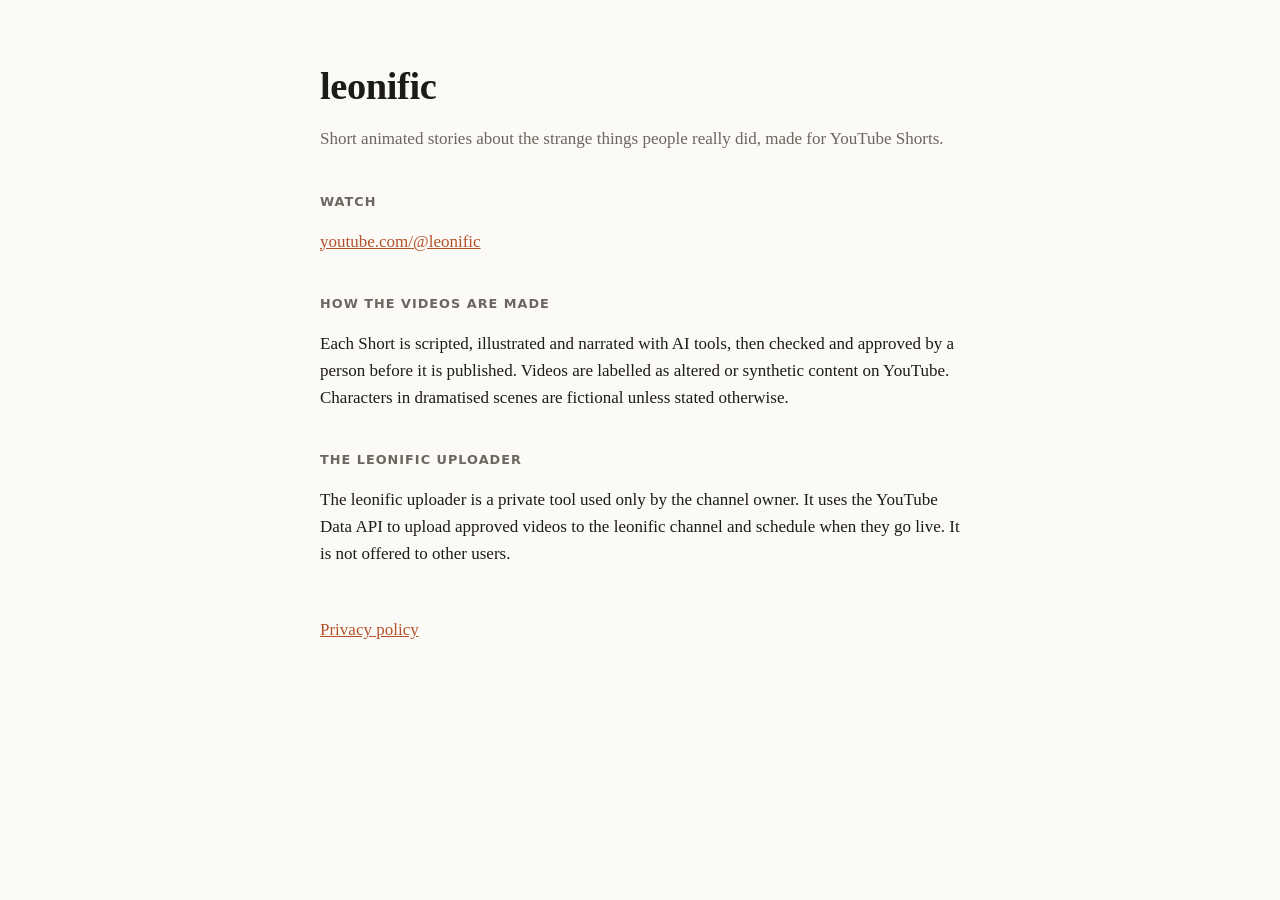
<file: index.html>
<!doctype html>
<html lang="en">
<head>
<meta charset="utf-8">
<meta name="viewport" content="width=device-width, initial-scale=1">
<title>leonific</title>
<meta name="description" content="leonific makes short animated history and curiosity videos for YouTube Shorts.">
<link rel="stylesheet" href="style.css">
</head>
<body>
<main>
  <h1>leonific</h1>
  <p class="lede">Short animated stories about the strange things people really did, made for YouTube Shorts.</p>

  <h2>Watch</h2>
  <p><a href="https://www.youtube.com/@leonific">youtube.com/@leonific</a></p>

  <h2>How the videos are made</h2>
  <p>Each Short is scripted, illustrated and narrated with AI tools, then checked and approved by a person before it is
  published. Videos are labelled as altered or synthetic content on YouTube. Characters in dramatised scenes are
  fictional unless stated otherwise.</p>

  <h2>The leonific uploader</h2>
  <p>The leonific uploader is a private tool used only by the channel owner. It uses the YouTube Data API to upload
  approved videos to the leonific channel and schedule when they go live. It is not offered to other users.</p>

  <p class="links"><a href="privacy.html">Privacy policy</a></p>
</main>
</body>
</html>
</file>
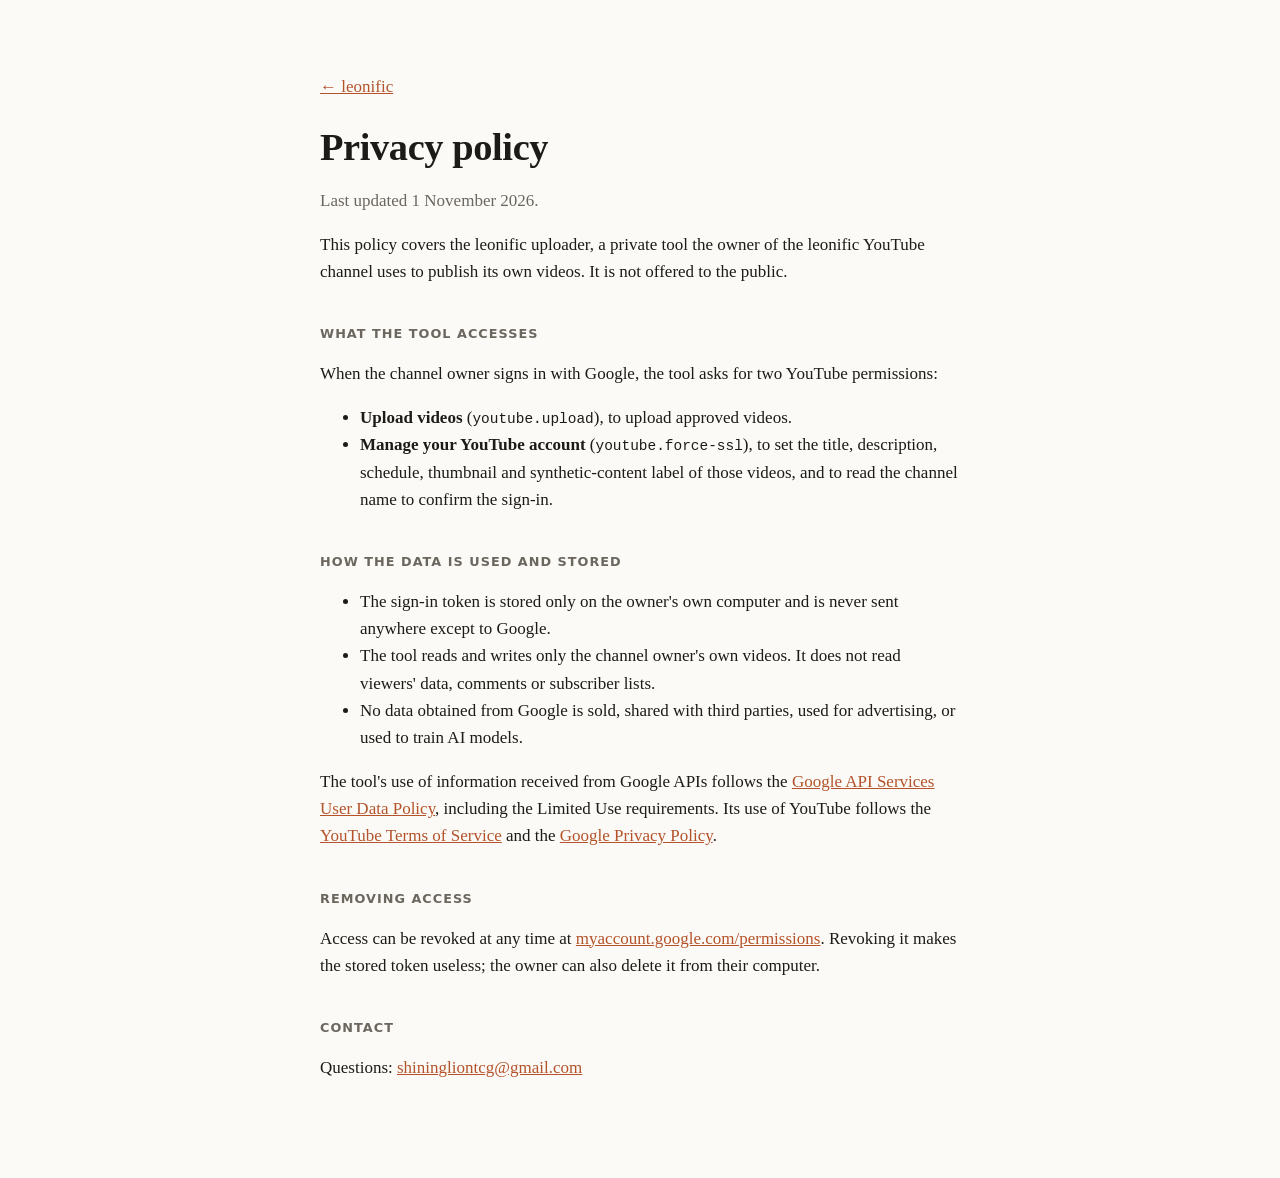
<file: privacy.html>
<!doctype html>
<html lang="en">
<head>
<meta charset="utf-8">
<meta name="viewport" content="width=device-width, initial-scale=1">
<title>leonific privacy policy</title>
<link rel="stylesheet" href="style.css">
</head>
<body>
<main>
  <p><a href="index.html">← leonific</a></p>
  <h1>Privacy policy</h1>
  <p class="lede">Last updated 1 November 2026.</p>

  <p>This policy covers the leonific uploader, a private tool the owner of the leonific YouTube channel uses to publish
  its own videos. It is not offered to the public.</p>

  <h2>What the tool accesses</h2>
  <p>When the channel owner signs in with Google, the tool asks for two YouTube permissions:</p>
  <ul>
    <li><strong>Upload videos</strong> (<code>youtube.upload</code>), to upload approved videos.</li>
    <li><strong>Manage your YouTube account</strong> (<code>youtube.force-ssl</code>), to set the title, description,
      schedule, thumbnail and synthetic-content label of those videos, and to read the channel name to confirm the
      sign-in.</li>
  </ul>

  <h2>How the data is used and stored</h2>
  <ul>
    <li>The sign-in token is stored only on the owner's own computer and is never sent anywhere except to Google.</li>
    <li>The tool reads and writes only the channel owner's own videos. It does not read viewers' data, comments or
      subscriber lists.</li>
    <li>No data obtained from Google is sold, shared with third parties, used for advertising, or used to train AI
      models.</li>
  </ul>
  <p>The tool's use of information received from Google APIs follows the
  <a href="https://developers.google.com/terms/api-services-user-data-policy">Google API Services User Data Policy</a>,
  including the Limited Use requirements. Its use of YouTube follows the
  <a href="https://www.youtube.com/t/terms">YouTube Terms of Service</a> and the
  <a href="https://policies.google.com/privacy">Google Privacy Policy</a>.</p>

  <h2>Removing access</h2>
  <p>Access can be revoked at any time at
  <a href="https://myaccount.google.com/permissions">myaccount.google.com/permissions</a>. Revoking it makes the stored
  token useless; the owner can also delete it from their computer.</p>

  <h2>Contact</h2>
  <p>Questions: <a href="mailto:shiningliontcg@gmail.com">shiningliontcg@gmail.com</a></p>
</main>
</body>
</html>
</file>
<file: style.css>
:root { --bg: #fbfaf7; --fg: #1d1b18; --muted: #6b665e; --accent: #b4532a; }
@media (prefers-color-scheme: dark) { :root { --bg: #151412; --fg: #ece8e1; --muted: #a39d93; --accent: #e08a5e; } }
body { margin: 0; background: var(--bg); color: var(--fg); font: 17px/1.6 Georgia, "Times New Roman", serif; }
main { max-width: 640px; margin: 0 auto; padding: 56px 20px 80px; }
h1 { font-size: 2.4rem; margin: 0 0 8px; letter-spacing: -0.01em; }
h2 { font: 600 0.8rem/1.4 system-ui, sans-serif; text-transform: uppercase; letter-spacing: 0.08em; color: var(--muted); margin: 40px 0 8px; }
.lede { color: var(--muted); margin-top: 0; }
a { color: var(--accent); }
code { font-size: 0.85em; }
.links { margin-top: 48px; }
</file>
